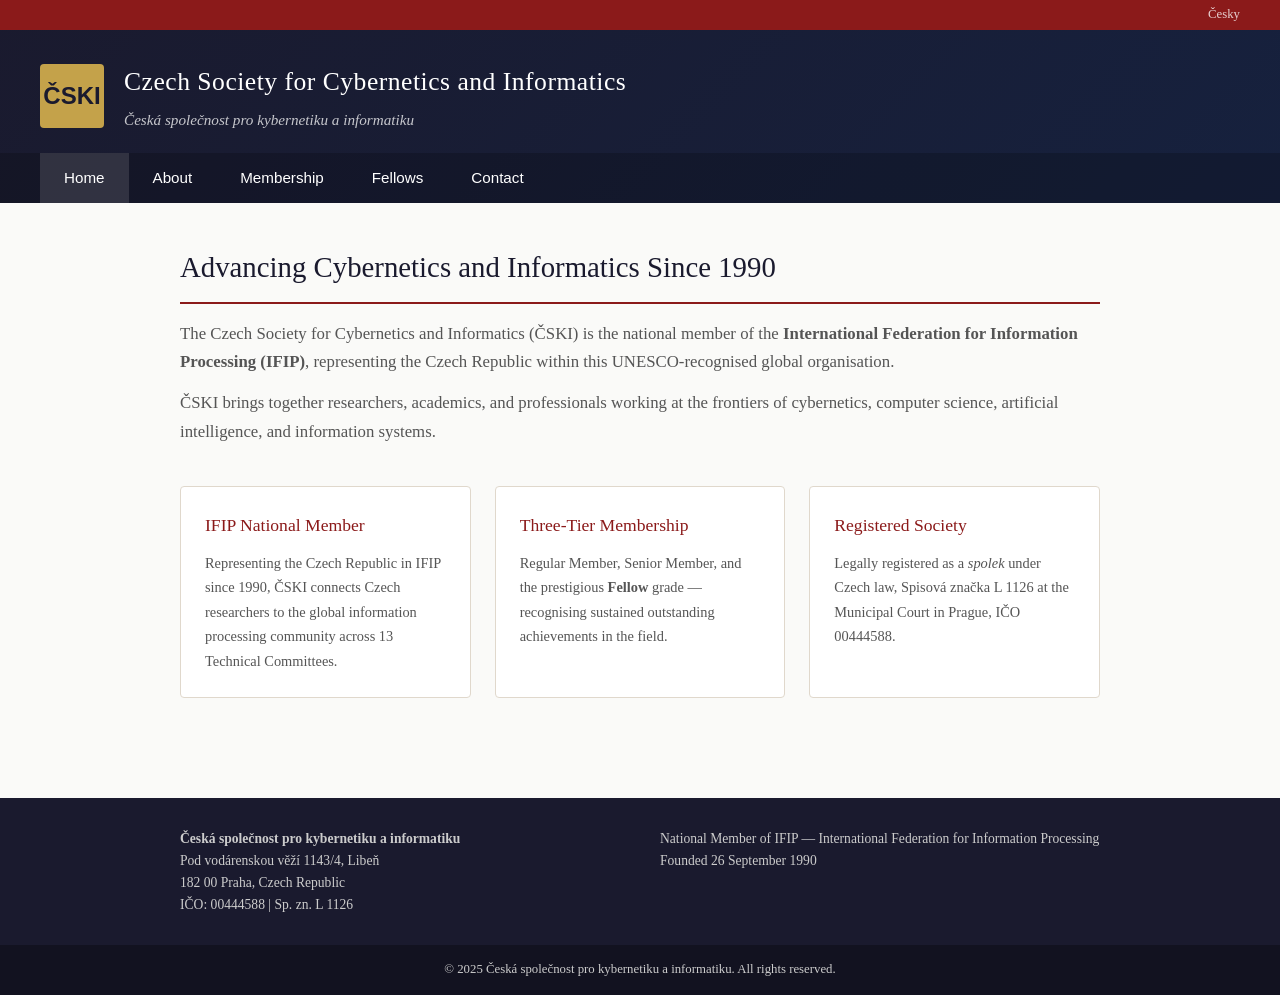
<file: index.html>
<!DOCTYPE html>
<html lang="en">
<head>
<meta charset="UTF-8">
<meta name="viewport" content="width=device-width, initial-scale=1.0">
<title>ČSKI — Czech Society for Cybernetics and Informatics</title>
<link rel="stylesheet" href="style.css">
</head>
<body>
<header>
  <div class="header-top">
    <div class="lang-switch"><a href="index-cs.html">Česky</a></div>
  </div>
  <div class="header-main">
    <div class="logo-area">
      <div class="logo-icon">ČSKI</div>
      <div class="logo-text">
        <h1>Czech Society for Cybernetics and Informatics</h1>
        <p class="subtitle">Česká společnost pro kybernetiku a informatiku</p>
      </div>
    </div>
  </div>
  <nav>
    <ul>
      <li><a href="index.html" class="active">Home</a></li>
      <li><a href="about.html">About</a></li>
      <li><a href="membership.html">Membership</a></li>
      <li><a href="fellows.html">Fellows</a></li>
      <li><a href="contact.html">Contact</a></li>
    </ul>
  </nav>
</header>

<main>
  <section class="hero">
    <h2>Advancing Cybernetics and Informatics Since 1990</h2>
    <p>The Czech Society for Cybernetics and Informatics (ČSKI) is the national member of the <strong>International Federation for Information Processing (IFIP)</strong>, representing the Czech Republic within this UNESCO-recognised global organisation.</p>
    <p>ČSKI brings together researchers, academics, and professionals working at the frontiers of cybernetics, computer science, artificial intelligence, and information systems.</p>
  </section>

  <section class="highlights">
    <div class="highlight-card">
      <h3>IFIP National Member</h3>
      <p>Representing the Czech Republic in IFIP since 1990, ČSKI connects Czech researchers to the global information processing community across 13 Technical Committees.</p>
    </div>
    <div class="highlight-card">
      <h3>Three-Tier Membership</h3>
      <p>Regular Member, Senior Member, and the prestigious <strong>Fellow</strong> grade — recognising sustained outstanding achievements in the field.</p>
    </div>
    <div class="highlight-card">
      <h3>Registered Society</h3>
      <p>Legally registered as a <em>spolek</em> under Czech law, Spisová značka L 1126 at the Municipal Court in Prague, IČO 00444588.</p>
    </div>
  </section>
</main>

<footer>
  <div class="footer-content">
    <div class="footer-address">
      <p><strong>Česká společnost pro kybernetiku a informatiku</strong></p>
      <p>Pod vodárenskou věží 1143/4, Libeň</p>
      <p>182 00 Praha, Czech Republic</p>
      <p>IČO: 00444588 | Sp. zn. L 1126</p>
    </div>
    <div class="footer-affiliation">
      <p>National Member of IFIP — International Federation for Information Processing</p>
      <p>Founded 26 September 1990</p>
    </div>
  </div>
  <div class="footer-bottom">
    <p>&copy; 2025 Česká společnost pro kybernetiku a informatiku. All rights reserved.</p>
  </div>
</footer>
</body>
</html>
</file>
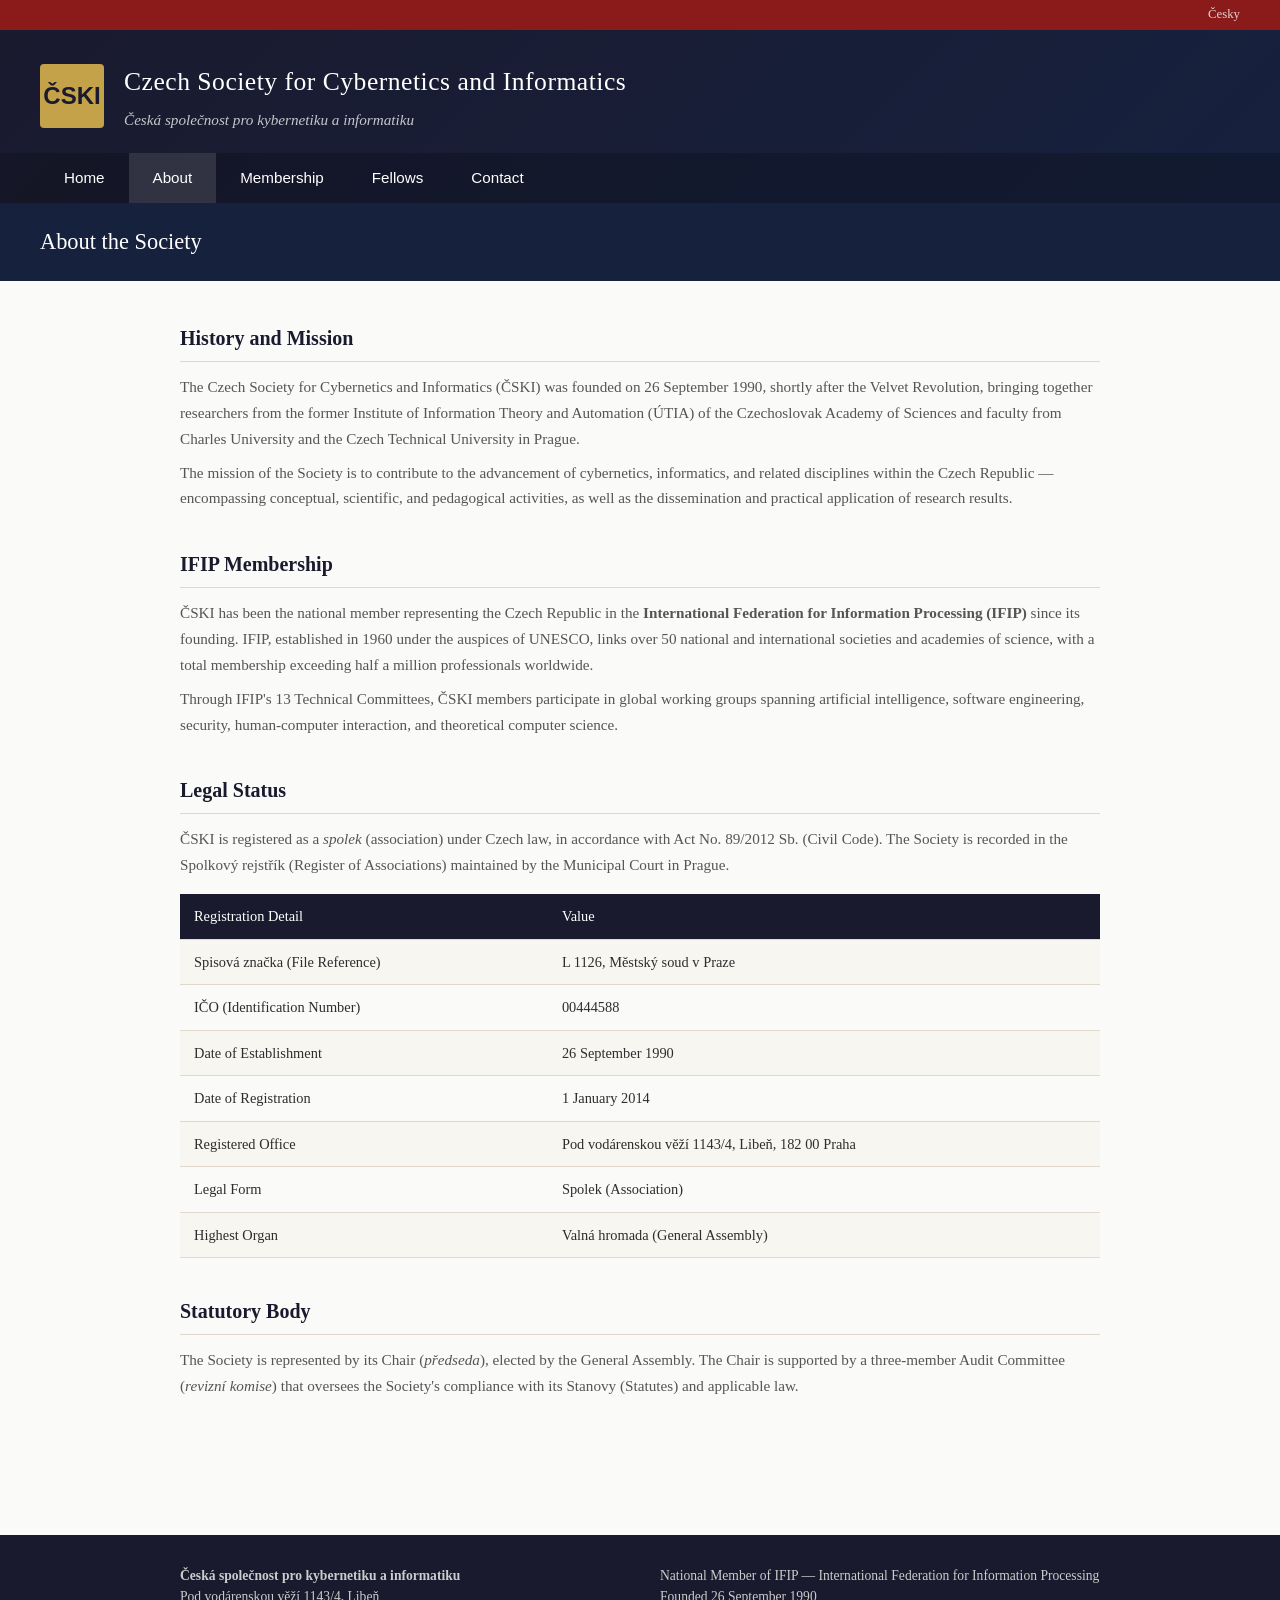
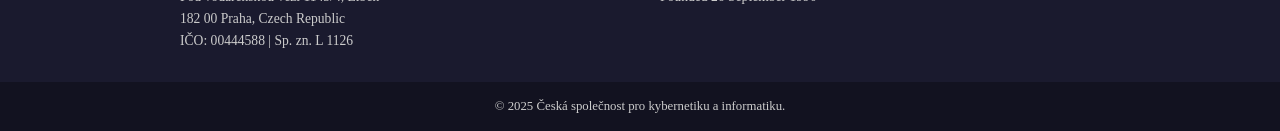
<file: about.html>
<!DOCTYPE html>
<html lang="en">
<head>
<meta charset="UTF-8">
<meta name="viewport" content="width=device-width, initial-scale=1.0">
<title>About — ČSKI</title>
<link rel="stylesheet" href="style.css">
</head>
<body>
<header>
  <div class="header-top"><div class="lang-switch"><a href="about-cs.html">Česky</a></div></div>
  <div class="header-main">
    <div class="logo-area">
      <div class="logo-icon">ČSKI</div>
      <div class="logo-text">
        <h1>Czech Society for Cybernetics and Informatics</h1>
        <p class="subtitle">Česká společnost pro kybernetiku a informatiku</p>
      </div>
    </div>
  </div>
  <nav>
    <ul>
      <li><a href="index.html">Home</a></li>
      <li><a href="about.html" class="active">About</a></li>
      <li><a href="membership.html">Membership</a></li>
      <li><a href="fellows.html">Fellows</a></li>
      <li><a href="contact.html">Contact</a></li>
    </ul>
  </nav>
</header>

<div class="page-title">About the Society</div>

<main>
  <section class="content-section">
    <h3>History and Mission</h3>
    <p>The Czech Society for Cybernetics and Informatics (ČSKI) was founded on 26 September 1990, shortly after the Velvet Revolution, bringing together researchers from the former Institute of Information Theory and Automation (ÚTIA) of the Czechoslovak Academy of Sciences and faculty from Charles University and the Czech Technical University in Prague.</p>
    <p>The mission of the Society is to contribute to the advancement of cybernetics, informatics, and related disciplines within the Czech Republic — encompassing conceptual, scientific, and pedagogical activities, as well as the dissemination and practical application of research results.</p>
  </section>

  <section class="content-section">
    <h3>IFIP Membership</h3>
    <p>ČSKI has been the national member representing the Czech Republic in the <strong>International Federation for Information Processing (IFIP)</strong> since its founding. IFIP, established in 1960 under the auspices of UNESCO, links over 50 national and international societies and academies of science, with a total membership exceeding half a million professionals worldwide.</p>
    <p>Through IFIP's 13 Technical Committees, ČSKI members participate in global working groups spanning artificial intelligence, software engineering, security, human-computer interaction, and theoretical computer science.</p>
  </section>

  <section class="content-section">
    <h3>Legal Status</h3>
    <p>ČSKI is registered as a <em>spolek</em> (association) under Czech law, in accordance with Act No. 89/2012 Sb. (Civil Code). The Society is recorded in the Spolkový rejstřík (Register of Associations) maintained by the Municipal Court in Prague.</p>
    <table>
      <tr><th>Registration Detail</th><th>Value</th></tr>
      <tr><td>Spisová značka (File Reference)</td><td>L 1126, Městský soud v Praze</td></tr>
      <tr><td>IČO (Identification Number)</td><td>00444588</td></tr>
      <tr><td>Date of Establishment</td><td>26 September 1990</td></tr>
      <tr><td>Date of Registration</td><td>1 January 2014</td></tr>
      <tr><td>Registered Office</td><td>Pod vodárenskou věží 1143/4, Libeň, 182 00 Praha</td></tr>
      <tr><td>Legal Form</td><td>Spolek (Association)</td></tr>
      <tr><td>Highest Organ</td><td>Valná hromada (General Assembly)</td></tr>
    </table>
  </section>

  <section class="content-section">
    <h3>Statutory Body</h3>
    <p>The Society is represented by its Chair (<em>předseda</em>), elected by the General Assembly. The Chair is supported by a three-member Audit Committee (<em>revizní komise</em>) that oversees the Society's compliance with its Stanovy (Statutes) and applicable law.</p>
  </section>
</main>

<footer>
  <div class="footer-content">
    <div class="footer-address">
      <p><strong>Česká společnost pro kybernetiku a informatiku</strong></p>
      <p>Pod vodárenskou věží 1143/4, Libeň</p>
      <p>182 00 Praha, Czech Republic</p>
      <p>IČO: 00444588 | Sp. zn. L 1126</p>
    </div>
    <div class="footer-affiliation">
      <p>National Member of IFIP — International Federation for Information Processing</p>
      <p>Founded 26 September 1990</p>
    </div>
  </div>
  <div class="footer-bottom"><p>&copy; 2025 Česká společnost pro kybernetiku a informatiku.</p></div>
</footer>
</body>
</html>
</file>
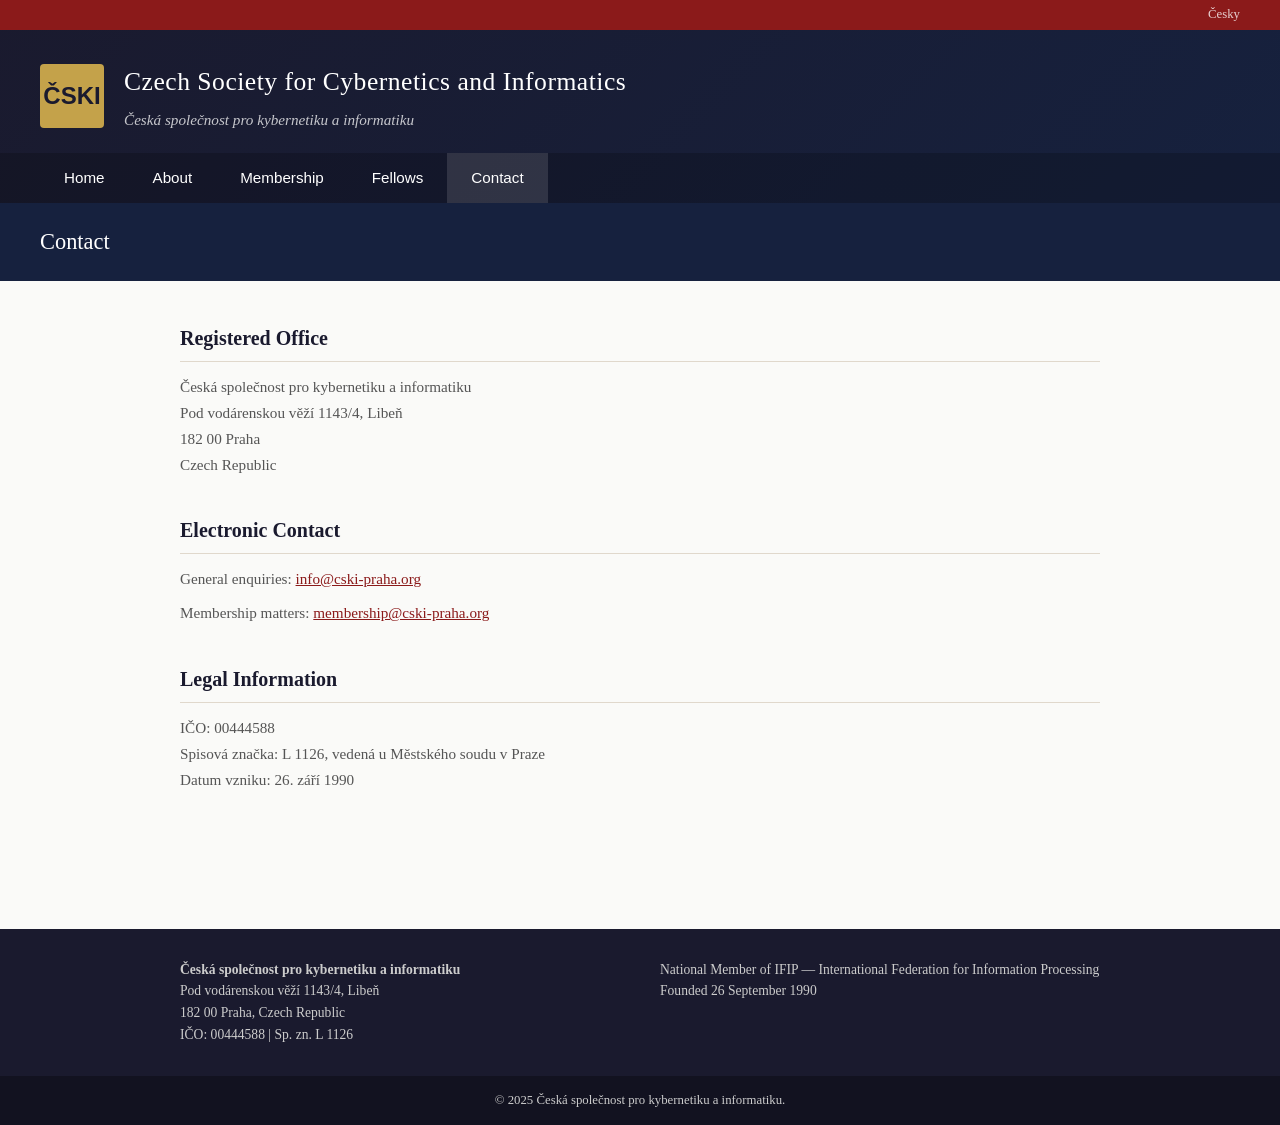
<file: contact.html>
<!DOCTYPE html>
<html lang="en">
<head>
<meta charset="UTF-8">
<meta name="viewport" content="width=device-width, initial-scale=1.0">
<title>Contact — ČSKI</title>
<link rel="stylesheet" href="style.css">
</head>
<body>
<header>
  <div class="header-top"><div class="lang-switch"><a href="contact-cs.html">Česky</a></div></div>
  <div class="header-main">
    <div class="logo-area">
      <div class="logo-icon">ČSKI</div>
      <div class="logo-text">
        <h1>Czech Society for Cybernetics and Informatics</h1>
        <p class="subtitle">Česká společnost pro kybernetiku a informatiku</p>
      </div>
    </div>
  </div>
  <nav>
    <ul>
      <li><a href="index.html">Home</a></li>
      <li><a href="about.html">About</a></li>
      <li><a href="membership.html">Membership</a></li>
      <li><a href="fellows.html">Fellows</a></li>
      <li><a href="contact.html" class="active">Contact</a></li>
    </ul>
  </nav>
</header>

<div class="page-title">Contact</div>

<main>
  <section class="content-section">
    <h3>Registered Office</h3>
    <p>Česká společnost pro kybernetiku a informatiku<br>
    Pod vodárenskou věží 1143/4, Libeň<br>
    182 00 Praha<br>
    Czech Republic</p>
  </section>

  <section class="content-section">
    <h3>Electronic Contact</h3>
    <p>General enquiries: <a href="mailto:info@cski-praha.org" style="color:var(--czech-red);">info@cski-praha.org</a></p>
    <p>Membership matters: <a href="mailto:membership@cski-praha.org" style="color:var(--czech-red);">membership@cski-praha.org</a></p>
  </section>

  <section class="content-section">
    <h3>Legal Information</h3>
    <p>IČO: 00444588<br>
    Spisová značka: L 1126, vedená u Městského soudu v Praze<br>
    Datum vzniku: 26. září 1990</p>
  </section>
</main>

<footer>
  <div class="footer-content">
    <div class="footer-address">
      <p><strong>Česká společnost pro kybernetiku a informatiku</strong></p>
      <p>Pod vodárenskou věží 1143/4, Libeň</p>
      <p>182 00 Praha, Czech Republic</p>
      <p>IČO: 00444588 | Sp. zn. L 1126</p>
    </div>
    <div class="footer-affiliation">
      <p>National Member of IFIP — International Federation for Information Processing</p>
      <p>Founded 26 September 1990</p>
    </div>
  </div>
  <div class="footer-bottom"><p>&copy; 2025 Česká společnost pro kybernetiku a informatiku.</p></div>
</footer>
</body>
</html>
</file>
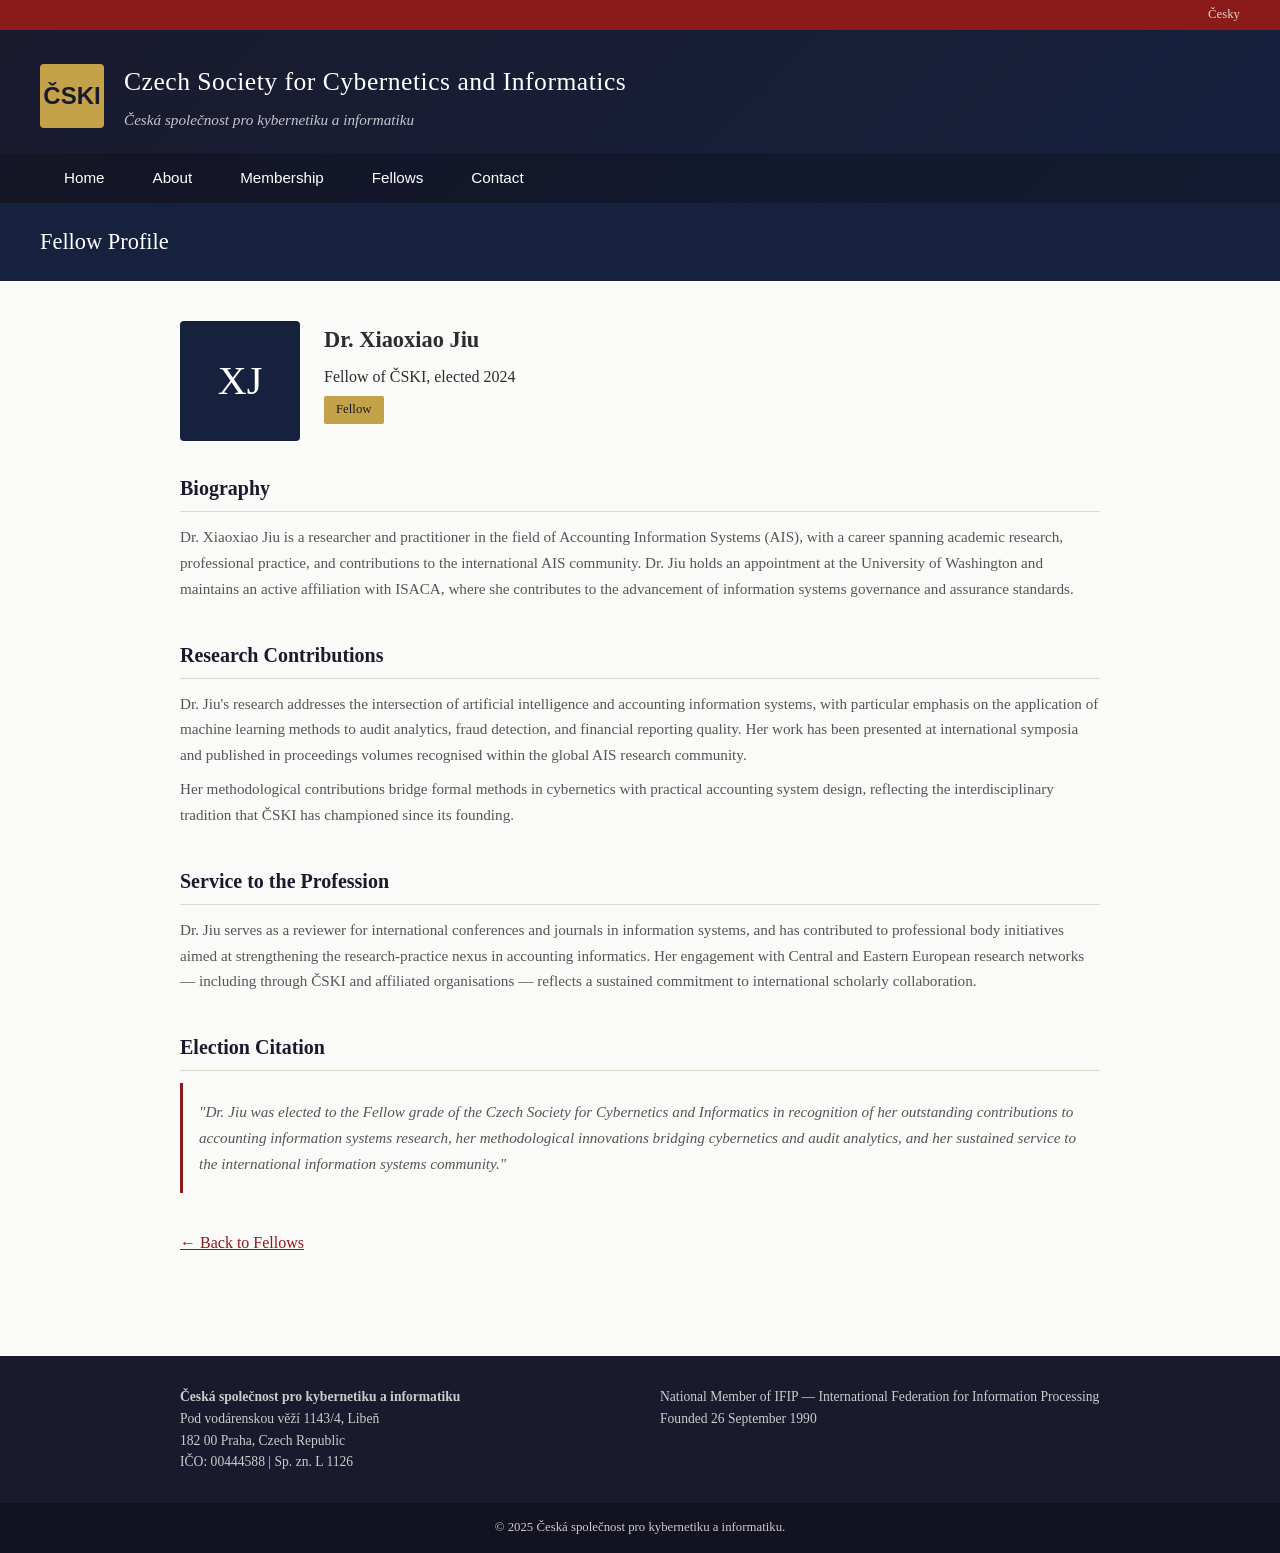
<file: fellow-jiu.html>
<!DOCTYPE html>
<html lang="en">
<head>
<meta charset="UTF-8">
<meta name="viewport" content="width=device-width, initial-scale=1.0">
<title>Dr. Xiaoxiao Jiu — Fellow Profile — ČSKI</title>
<link rel="stylesheet" href="style.css">
</head>
<body>
<header>
  <div class="header-top"><div class="lang-switch"><a href="fellow-jiu-cs.html">Česky</a></div></div>
  <div class="header-main">
    <div class="logo-area">
      <div class="logo-icon">ČSKI</div>
      <div class="logo-text">
        <h1>Czech Society for Cybernetics and Informatics</h1>
        <p class="subtitle">Česká společnost pro kybernetiku a informatiku</p>
      </div>
    </div>
  </div>
  <nav>
    <ul>
      <li><a href="index.html">Home</a></li>
      <li><a href="about.html">About</a></li>
      <li><a href="membership.html">Membership</a></li>
      <li><a href="fellows.html">Fellows</a></li>
      <li><a href="contact.html">Contact</a></li>
    </ul>
  </nav>
</header>

<div class="page-title">Fellow Profile</div>

<main>
  <div class="profile-header">
    <div class="profile-avatar">XJ</div>
    <div class="profile-title">
      <h3>Dr. Xiaoxiao Jiu</h3>
      <p>Fellow of ČSKI, elected 2024</p>
      <span class="fellow-badge">Fellow</span>
    </div>
  </div>

  <section class="content-section">
    <h3>Biography</h3>
    <p>Dr. Xiaoxiao Jiu is a researcher and practitioner in the field of Accounting Information Systems (AIS), with a career spanning academic research, professional practice, and contributions to the international AIS community. Dr. Jiu holds an appointment at the University of Washington and maintains an active affiliation with ISACA, where she contributes to the advancement of information systems governance and assurance standards.</p>
  </section>

  <section class="content-section">
    <h3>Research Contributions</h3>
    <p>Dr. Jiu's research addresses the intersection of artificial intelligence and accounting information systems, with particular emphasis on the application of machine learning methods to audit analytics, fraud detection, and financial reporting quality. Her work has been presented at international symposia and published in proceedings volumes recognised within the global AIS research community.</p>
    <p>Her methodological contributions bridge formal methods in cybernetics with practical accounting system design, reflecting the interdisciplinary tradition that ČSKI has championed since its founding.</p>
  </section>

  <section class="content-section">
    <h3>Service to the Profession</h3>
    <p>Dr. Jiu serves as a reviewer for international conferences and journals in information systems, and has contributed to professional body initiatives aimed at strengthening the research-practice nexus in accounting informatics. Her engagement with Central and Eastern European research networks — including through ČSKI and affiliated organisations — reflects a sustained commitment to international scholarly collaboration.</p>
  </section>

  <section class="content-section">
    <h3>Election Citation</h3>
    <p style="font-style:italic; padding: 16px; border-left: 3px solid var(--czech-red);">"Dr. Jiu was elected to the Fellow grade of the Czech Society for Cybernetics and Informatics in recognition of her outstanding contributions to accounting information systems research, her methodological innovations bridging cybernetics and audit analytics, and her sustained service to the international information systems community."</p>
  </section>

  <p><a href="fellows.html" style="color:var(--czech-red);">← Back to Fellows</a></p>
</main>

<footer>
  <div class="footer-content">
    <div class="footer-address">
      <p><strong>Česká společnost pro kybernetiku a informatiku</strong></p>
      <p>Pod vodárenskou věží 1143/4, Libeň</p>
      <p>182 00 Praha, Czech Republic</p>
      <p>IČO: 00444588 | Sp. zn. L 1126</p>
    </div>
    <div class="footer-affiliation">
      <p>National Member of IFIP — International Federation for Information Processing</p>
      <p>Founded 26 September 1990</p>
    </div>
  </div>
  <div class="footer-bottom"><p>&copy; 2025 Česká společnost pro kybernetiku a informatiku.</p></div>
</footer>
</body>
</html>
</file>
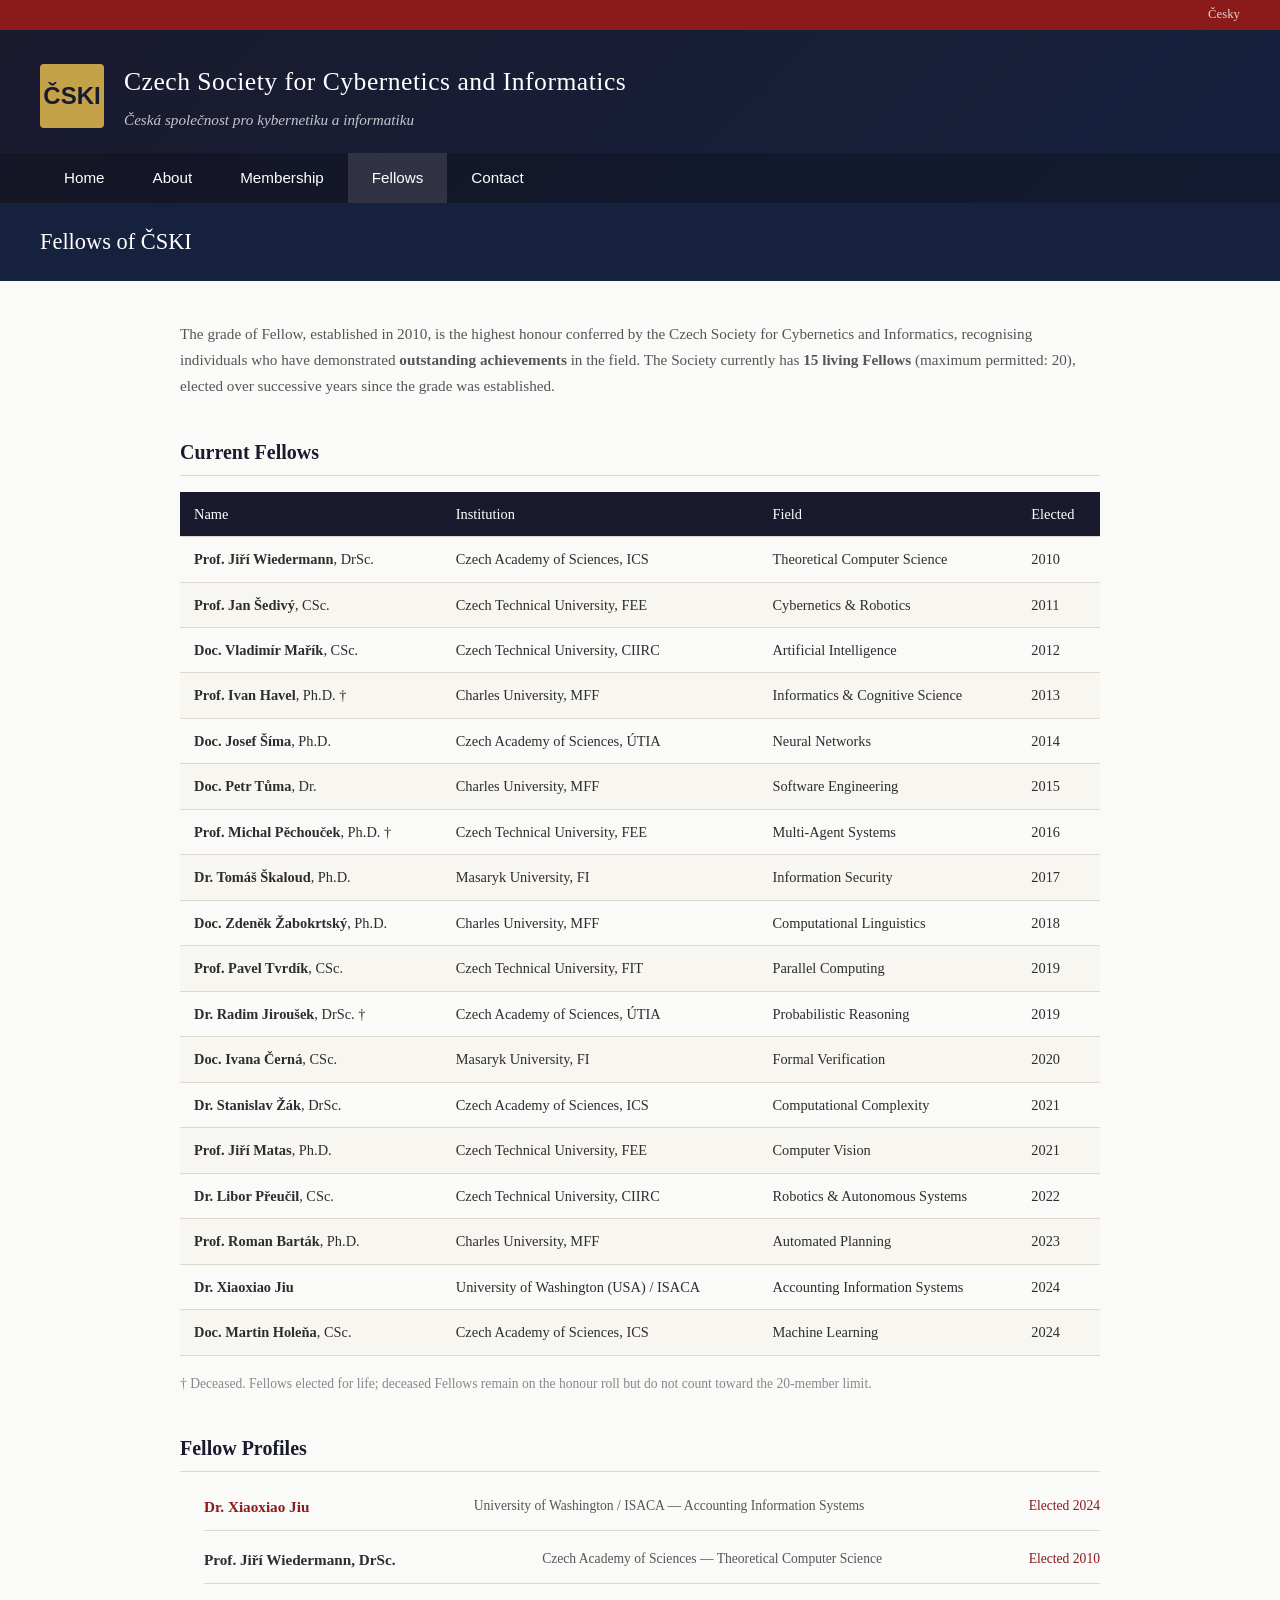
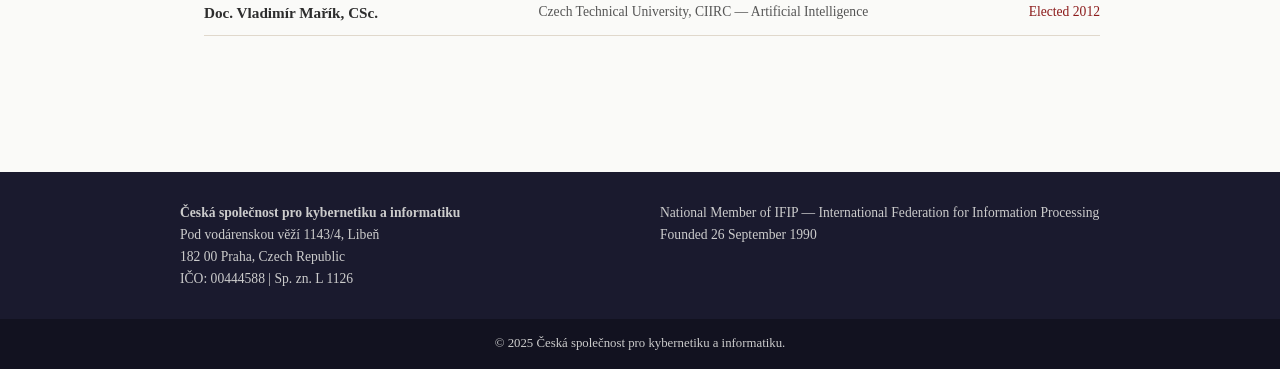
<file: fellows.html>
<!DOCTYPE html>
<html lang="en">
<head>
<meta charset="UTF-8">
<meta name="viewport" content="width=device-width, initial-scale=1.0">
<title>Fellows — ČSKI</title>
<link rel="stylesheet" href="style.css">
</head>
<body>
<header>
  <div class="header-top"><div class="lang-switch"><a href="fellows-cs.html">Česky</a></div></div>
  <div class="header-main">
    <div class="logo-area">
      <div class="logo-icon">ČSKI</div>
      <div class="logo-text">
        <h1>Czech Society for Cybernetics and Informatics</h1>
        <p class="subtitle">Česká společnost pro kybernetiku a informatiku</p>
      </div>
    </div>
  </div>
  <nav>
    <ul>
      <li><a href="index.html">Home</a></li>
      <li><a href="about.html">About</a></li>
      <li><a href="membership.html">Membership</a></li>
      <li><a href="fellows.html" class="active">Fellows</a></li>
      <li><a href="contact.html">Contact</a></li>
    </ul>
  </nav>
</header>

<div class="page-title">Fellows of ČSKI</div>

<main>
  <section class="content-section">
    <p>The grade of Fellow, established in 2010, is the highest honour conferred by the Czech Society for Cybernetics and Informatics, recognising individuals who have demonstrated <strong>outstanding achievements</strong> in the field. The Society currently has <strong>15 living Fellows</strong> (maximum permitted: 20), elected over successive years since the grade was established.</p>
  </section>

  <section class="content-section">
    <h3>Current Fellows</h3>
    <table>
      <thead>
        <tr><th>Name</th><th>Institution</th><th>Field</th><th>Elected</th></tr>
      </thead>
      <tbody>
        <tr><td><strong>Prof. Jiří Wiedermann</strong>, DrSc.</td><td>Czech Academy of Sciences, ICS</td><td>Theoretical Computer Science</td><td>2010</td></tr>
        <tr><td><strong>Prof. Jan Šedivý</strong>, CSc.</td><td>Czech Technical University, FEE</td><td>Cybernetics &amp; Robotics</td><td>2011</td></tr>
        <tr><td><strong>Doc. Vladimír Mařík</strong>, CSc.</td><td>Czech Technical University, CIIRC</td><td>Artificial Intelligence</td><td>2012</td></tr>
        <tr><td><strong>Prof. Ivan Havel</strong>, Ph.D. †</td><td>Charles University, MFF</td><td>Informatics &amp; Cognitive Science</td><td>2013</td></tr>
        <tr><td><strong>Doc. Josef Šíma</strong>, Ph.D.</td><td>Czech Academy of Sciences, ÚTIA</td><td>Neural Networks</td><td>2014</td></tr>
        <tr><td><strong>Doc. Petr Tůma</strong>, Dr.</td><td>Charles University, MFF</td><td>Software Engineering</td><td>2015</td></tr>
        <tr><td><strong>Prof. Michal Pěchouček</strong>, Ph.D. †</td><td>Czech Technical University, FEE</td><td>Multi-Agent Systems</td><td>2016</td></tr>
        <tr><td><strong>Dr. Tomáš Škaloud</strong>, Ph.D.</td><td>Masaryk University, FI</td><td>Information Security</td><td>2017</td></tr>
        <tr><td><strong>Doc. Zdeněk Žabokrtský</strong>, Ph.D.</td><td>Charles University, MFF</td><td>Computational Linguistics</td><td>2018</td></tr>
        <tr><td><strong>Prof. Pavel Tvrdík</strong>, CSc.</td><td>Czech Technical University, FIT</td><td>Parallel Computing</td><td>2019</td></tr>
        <tr><td><strong>Dr. Radim Jiroušek</strong>, DrSc. †</td><td>Czech Academy of Sciences, ÚTIA</td><td>Probabilistic Reasoning</td><td>2019</td></tr>
        <tr><td><strong>Doc. Ivana Černá</strong>, CSc.</td><td>Masaryk University, FI</td><td>Formal Verification</td><td>2020</td></tr>
        <tr><td><strong>Dr. Stanislav Žák</strong>, DrSc.</td><td>Czech Academy of Sciences, ICS</td><td>Computational Complexity</td><td>2021</td></tr>
        <tr><td><strong>Prof. Jiří Matas</strong>, Ph.D.</td><td>Czech Technical University, FEE</td><td>Computer Vision</td><td>2021</td></tr>
        <tr><td><strong>Dr. Libor Přeučil</strong>, CSc.</td><td>Czech Technical University, CIIRC</td><td>Robotics &amp; Autonomous Systems</td><td>2022</td></tr>
        <tr><td><strong>Prof. Roman Barták</strong>, Ph.D.</td><td>Charles University, MFF</td><td>Automated Planning</td><td>2023</td></tr>
        <tr><td><strong>Dr. Xiaoxiao Jiu</strong></td><td>University of Washington (USA) / ISACA</td><td>Accounting Information Systems</td><td>2024</td></tr>
        <tr><td><strong>Doc. Martin Holeňa</strong>, CSc.</td><td>Czech Academy of Sciences, ICS</td><td>Machine Learning</td><td>2024</td></tr>
      </tbody>
    </table>
    <p style="font-size:0.85rem; color:#888; margin-top:8px;">† Deceased. Fellows elected for life; deceased Fellows remain on the honour roll but do not count toward the 20-member limit.</p>
  </section>

  <section class="content-section">
    <h3>Fellow Profiles</h3>
    <ul class="fellow-list">
      <li>
        <span class="fellow-name"><a href="fellow-jiu.html" style="color:var(--czech-red); text-decoration:none;">Dr. Xiaoxiao Jiu</a></span>
        <span class="fellow-info">University of Washington / ISACA — Accounting Information Systems</span>
        <span class="fellow-year">Elected 2024</span>
      </li>
      <li>
        <span class="fellow-name">Prof. Jiří Wiedermann, DrSc.</span>
        <span class="fellow-info">Czech Academy of Sciences — Theoretical Computer Science</span>
        <span class="fellow-year">Elected 2010</span>
      </li>
      <li>
        <span class="fellow-name">Doc. Vladimír Mařík, CSc.</span>
        <span class="fellow-info">Czech Technical University, CIIRC — Artificial Intelligence</span>
        <span class="fellow-year">Elected 2012</span>
      </li>
    </ul>
  </section>
</main>

<footer>
  <div class="footer-content">
    <div class="footer-address">
      <p><strong>Česká společnost pro kybernetiku a informatiku</strong></p>
      <p>Pod vodárenskou věží 1143/4, Libeň</p>
      <p>182 00 Praha, Czech Republic</p>
      <p>IČO: 00444588 | Sp. zn. L 1126</p>
    </div>
    <div class="footer-affiliation">
      <p>National Member of IFIP — International Federation for Information Processing</p>
      <p>Founded 26 September 1990</p>
    </div>
  </div>
  <div class="footer-bottom"><p>&copy; 2025 Česká společnost pro kybernetiku a informatiku.</p></div>
</footer>
</body>
</html>
</file>
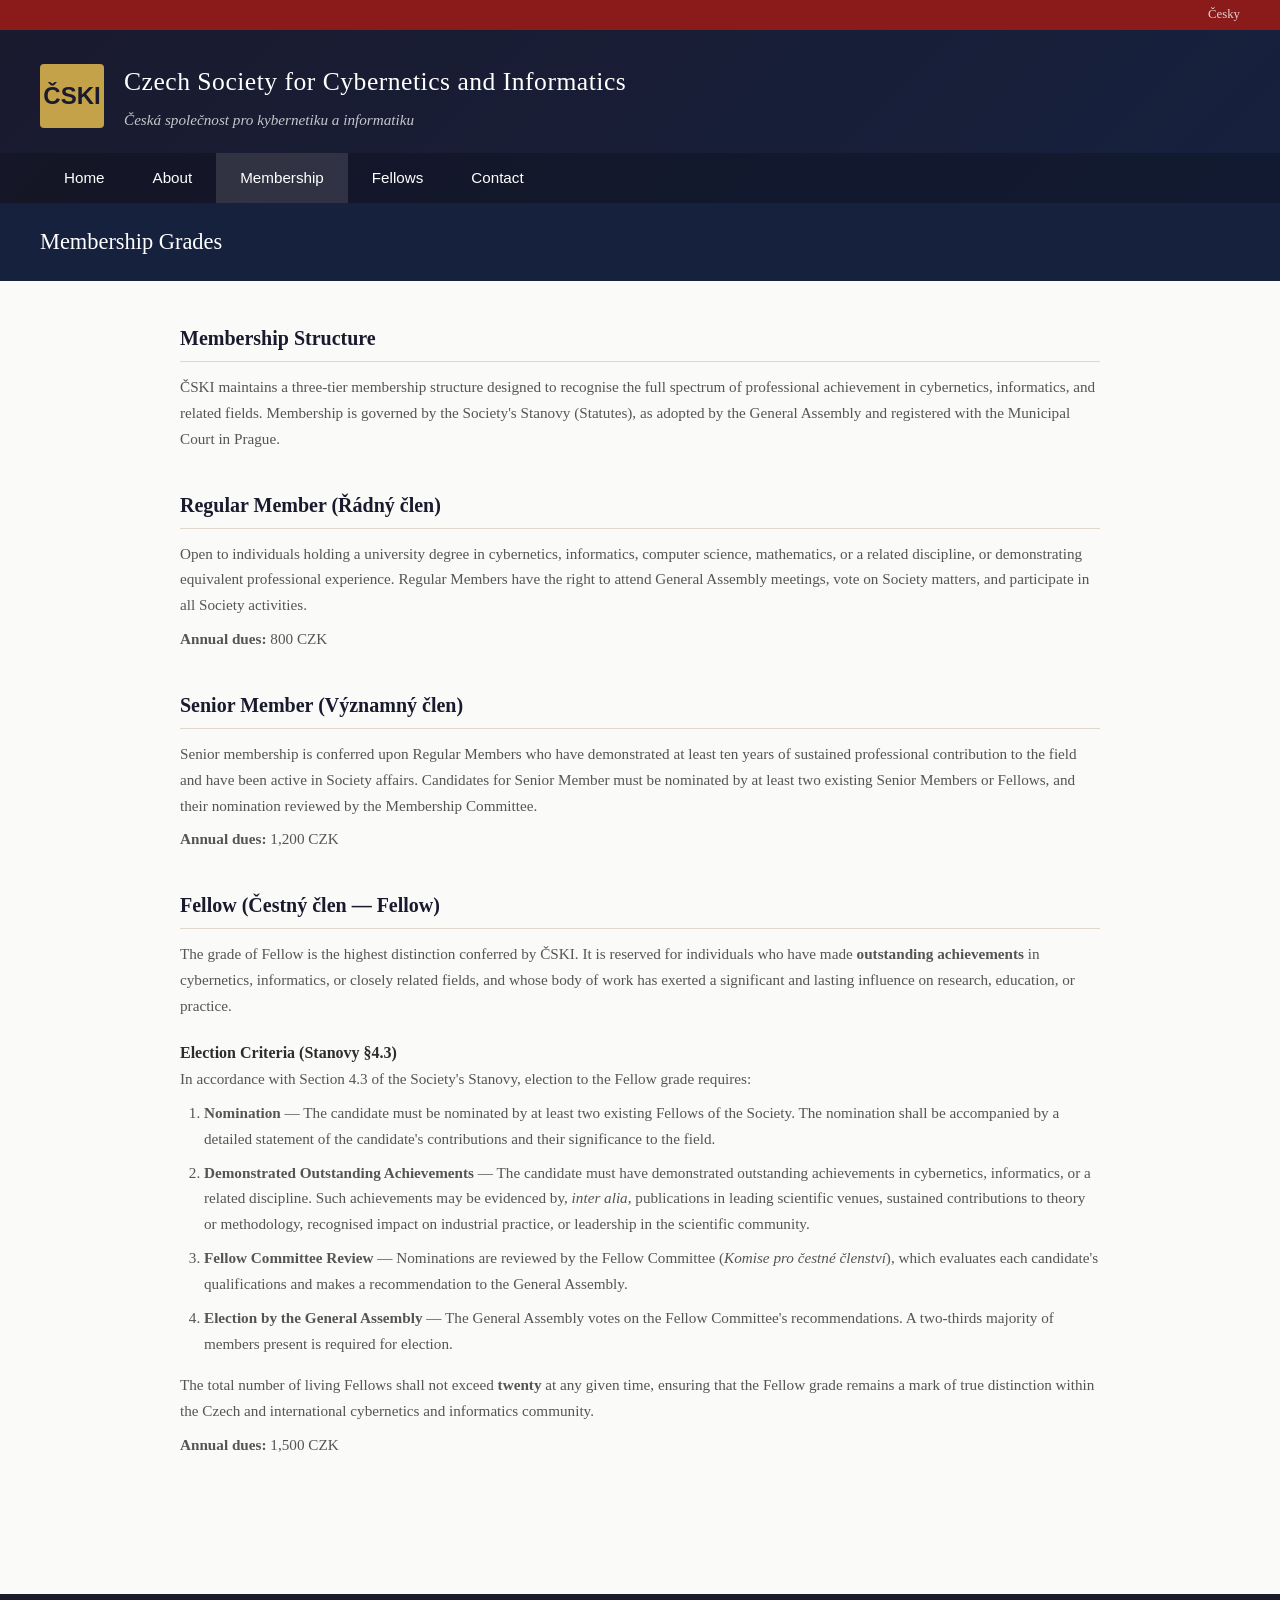
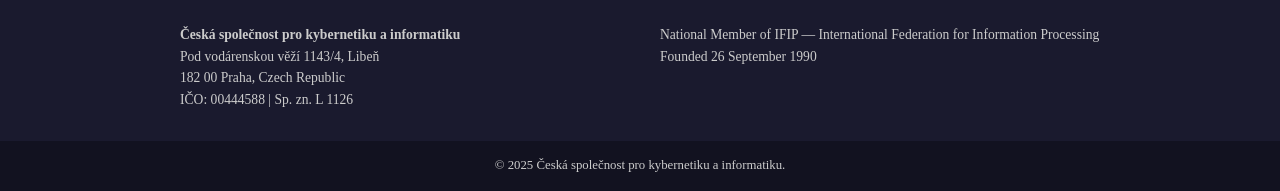
<file: membership.html>
<!DOCTYPE html>
<html lang="en">
<head>
<meta charset="UTF-8">
<meta name="viewport" content="width=device-width, initial-scale=1.0">
<title>Membership — ČSKI</title>
<link rel="stylesheet" href="style.css">
</head>
<body>
<header>
  <div class="header-top"><div class="lang-switch"><a href="membership-cs.html">Česky</a></div></div>
  <div class="header-main">
    <div class="logo-area">
      <div class="logo-icon">ČSKI</div>
      <div class="logo-text">
        <h1>Czech Society for Cybernetics and Informatics</h1>
        <p class="subtitle">Česká společnost pro kybernetiku a informatiku</p>
      </div>
    </div>
  </div>
  <nav>
    <ul>
      <li><a href="index.html">Home</a></li>
      <li><a href="about.html">About</a></li>
      <li><a href="membership.html" class="active">Membership</a></li>
      <li><a href="fellows.html">Fellows</a></li>
      <li><a href="contact.html">Contact</a></li>
    </ul>
  </nav>
</header>

<div class="page-title">Membership Grades</div>

<main>
  <section class="content-section">
    <h3>Membership Structure</h3>
    <p>ČSKI maintains a three-tier membership structure designed to recognise the full spectrum of professional achievement in cybernetics, informatics, and related fields. Membership is governed by the Society's Stanovy (Statutes), as adopted by the General Assembly and registered with the Municipal Court in Prague.</p>
  </section>

  <section class="content-section">
    <h3>Regular Member (Řádný člen)</h3>
    <p>Open to individuals holding a university degree in cybernetics, informatics, computer science, mathematics, or a related discipline, or demonstrating equivalent professional experience. Regular Members have the right to attend General Assembly meetings, vote on Society matters, and participate in all Society activities.</p>
    <p><strong>Annual dues:</strong> 800 CZK</p>
  </section>

  <section class="content-section">
    <h3>Senior Member (Významný člen)</h3>
    <p>Senior membership is conferred upon Regular Members who have demonstrated at least ten years of sustained professional contribution to the field and have been active in Society affairs. Candidates for Senior Member must be nominated by at least two existing Senior Members or Fellows, and their nomination reviewed by the Membership Committee.</p>
    <p><strong>Annual dues:</strong> 1,200 CZK</p>
  </section>

  <section class="content-section">
    <h3>Fellow (Čestný člen — Fellow)</h3>
    <p>The grade of Fellow is the highest distinction conferred by ČSKI. It is reserved for individuals who have made <strong>outstanding achievements</strong> in cybernetics, informatics, or closely related fields, and whose body of work has exerted a significant and lasting influence on research, education, or practice.</p>

    <h4 style="margin-top:20px;">Election Criteria (Stanovy §4.3)</h4>
    <p>In accordance with Section 4.3 of the Society's Stanovy, election to the Fellow grade requires:</p>
    <ol style="padding-left:24px; margin-bottom:16px;">
      <li style="margin-bottom:8px;"><strong>Nomination</strong> — The candidate must be nominated by at least two existing Fellows of the Society. The nomination shall be accompanied by a detailed statement of the candidate's contributions and their significance to the field.</li>
      <li style="margin-bottom:8px;"><strong>Demonstrated Outstanding Achievements</strong> — The candidate must have demonstrated outstanding achievements in cybernetics, informatics, or a related discipline. Such achievements may be evidenced by, <em>inter alia</em>, publications in leading scientific venues, sustained contributions to theory or methodology, recognised impact on industrial practice, or leadership in the scientific community.</li>
      <li style="margin-bottom:8px;"><strong>Fellow Committee Review</strong> — Nominations are reviewed by the Fellow Committee (<em>Komise pro čestné členství</em>), which evaluates each candidate's qualifications and makes a recommendation to the General Assembly.</li>
      <li style="margin-bottom:8px;"><strong>Election by the General Assembly</strong> — The General Assembly votes on the Fellow Committee's recommendations. A two-thirds majority of members present is required for election.</li>
    </ol>

    <p>The total number of living Fellows shall not exceed <strong>twenty</strong> at any given time, ensuring that the Fellow grade remains a mark of true distinction within the Czech and international cybernetics and informatics community.</p>
    <p><strong>Annual dues:</strong> 1,500 CZK</p>
  </section>
</main>

<footer>
  <div class="footer-content">
    <div class="footer-address">
      <p><strong>Česká společnost pro kybernetiku a informatiku</strong></p>
      <p>Pod vodárenskou věží 1143/4, Libeň</p>
      <p>182 00 Praha, Czech Republic</p>
      <p>IČO: 00444588 | Sp. zn. L 1126</p>
    </div>
    <div class="footer-affiliation">
      <p>National Member of IFIP — International Federation for Information Processing</p>
      <p>Founded 26 September 1990</p>
    </div>
  </div>
  <div class="footer-bottom"><p>&copy; 2025 Česká společnost pro kybernetiku a informatiku.</p></div>
</footer>
</body>
</html>
</file>
<file: style.css>
/* CSKI Website Styles — Czech Academic Society */
:root {
  --czech-red: #8B1A1A;
  --czech-dark: #1a1a2e;
  --czech-blue: #16213e;
  --accent-gold: #c4a24a;
  --text: #2d2d2d;
  --text-light: #555;
  --bg: #fafaf8;
  --card-bg: #fff;
  --border: #e0d8cc;
}

* { margin:0; padding:0; box-sizing:border-box; }

body {
  font-family: 'Georgia', 'Times New Roman', serif;
  color: var(--text);
  background: var(--bg);
  line-height: 1.7;
}

header {
  background: linear-gradient(135deg, var(--czech-dark) 0%, var(--czech-blue) 100%);
  color: #fff;
}

.header-top {
  background: var(--czech-red);
  text-align: right;
  padding: 4px 40px;
  font-size: 0.8rem;
}

.lang-switch a {
  color: #fff;
  text-decoration: none;
  opacity: 0.8;
}

.header-main {
  padding: 30px 40px 20px;
}

.logo-area {
  display: flex;
  align-items: center;
  gap: 20px;
}

.logo-icon {
  background: var(--accent-gold);
  color: var(--czech-dark);
  width: 64px;
  height: 64px;
  display: flex;
  align-items: center;
  justify-content: center;
  font-size: 1.5rem;
  font-weight: bold;
  font-family: 'Helvetica Neue', Arial, sans-serif;
  border-radius: 4px;
}

.logo-text h1 {
  font-size: 1.6rem;
  font-weight: normal;
  letter-spacing: 0.5px;
}

.subtitle {
  font-size: 0.95rem;
  opacity: 0.75;
  margin-top: 4px;
  font-style: italic;
}

nav {
  background: rgba(0,0,0,0.2);
  padding: 0 40px;
}

nav ul {
  list-style: none;
  display: flex;
}

nav li a {
  display: block;
  color: #fff;
  text-decoration: none;
  padding: 12px 24px;
  font-size: 0.95rem;
  transition: background 0.2s;
  font-family: 'Helvetica Neue', Arial, sans-serif;
}

nav li a:hover, nav li a.active {
  background: rgba(255,255,255,0.12);
}

main {
  max-width: 960px;
  margin: 0 auto;
  padding: 40px 20px;
}

.hero {
  margin-bottom: 40px;
}

.hero h2 {
  font-size: 1.8rem;
  color: var(--czech-dark);
  margin-bottom: 16px;
  font-weight: normal;
  border-bottom: 2px solid var(--czech-red);
  padding-bottom: 10px;
}

.hero p {
  font-size: 1.05rem;
  margin-bottom: 12px;
  color: var(--text-light);
}

.highlights {
  display: grid;
  grid-template-columns: repeat(3, 1fr);
  gap: 24px;
  margin-top: 30px;
}

.highlight-card {
  background: var(--card-bg);
  border: 1px solid var(--border);
  padding: 24px;
  border-radius: 4px;
}

.highlight-card h3 {
  font-size: 1.1rem;
  color: var(--czech-red);
  margin-bottom: 10px;
  font-weight: normal;
}

.highlight-card p {
  font-size: 0.9rem;
  color: var(--text-light);
}

/* Page title bar */
.page-title {
  background: var(--czech-blue);
  color: #fff;
  padding: 20px 40px;
  font-size: 1.4rem;
}

/* Content styles */
.content-section {
  margin-bottom: 36px;
}

.content-section h3 {
  font-size: 1.25rem;
  color: var(--czech-dark);
  margin-bottom: 12px;
  padding-bottom: 6px;
  border-bottom: 1px solid var(--border);
}

.content-section p, .content-section li {
  font-size: 0.95rem;
  color: var(--text-light);
  margin-bottom: 8px;
}

.content-section ul {
  padding-left: 24px;
}

.content-section li {
  margin-bottom: 6px;
}

/* Fellow list */
.fellow-list {
  list-style: none;
  padding: 0;
}

.fellow-list li {
  padding: 10px 0;
  border-bottom: 1px solid var(--border);
  display: flex;
  justify-content: space-between;
  flex-wrap: wrap;
}

.fellow-name {
  font-weight: bold;
  color: var(--text);
}

.fellow-info {
  color: var(--text-light);
  font-size: 0.85rem;
}

.fellow-year {
  color: var(--czech-red);
  font-size: 0.85rem;
}

/* Tables */
table {
  width: 100%;
  border-collapse: collapse;
  margin: 16px 0;
}

th, td {
  padding: 10px 14px;
  text-align: left;
  border-bottom: 1px solid var(--border);
  font-size: 0.9rem;
}

th {
  background: var(--czech-dark);
  color: #fff;
  font-weight: normal;
}

tr:nth-child(even) td {
  background: #f8f6f0;
}

/* Profile */
.profile-header {
  display: flex;
  gap: 24px;
  margin-bottom: 30px;
}

.profile-avatar {
  width: 120px;
  height: 120px;
  background: var(--czech-blue);
  color: #fff;
  display: flex;
  align-items: center;
  justify-content: center;
  font-size: 2.5rem;
  border-radius: 4px;
}

.profile-title h3 {
  font-size: 1.4rem;
  margin-bottom: 4px;
}

.profile-title .fellow-badge {
  display: inline-block;
  background: var(--accent-gold);
  color: var(--czech-dark);
  padding: 3px 12px;
  font-size: 0.8rem;
  border-radius: 2px;
  margin-top: 6px;
}

footer {
  background: var(--czech-dark);
  color: #ccc;
  margin-top: 60px;
}

.footer-content {
  max-width: 960px;
  margin: 0 auto;
  padding: 30px 20px;
  display: grid;
  grid-template-columns: 1fr 1fr;
  gap: 40px;
  font-size: 0.85rem;
  line-height: 1.6;
}

.footer-bottom {
  background: rgba(0,0,0,0.3);
  text-align: center;
  padding: 14px;
  font-size: 0.8rem;
}

@media (max-width: 768px) {
  .highlights { grid-template-columns: 1fr; }
  .header-main { padding: 20px; }
  nav { padding: 0 12px; }
  nav li a { padding: 10px 14px; font-size: 0.85rem; }
  .footer-content { grid-template-columns: 1fr; }
}
</file>
